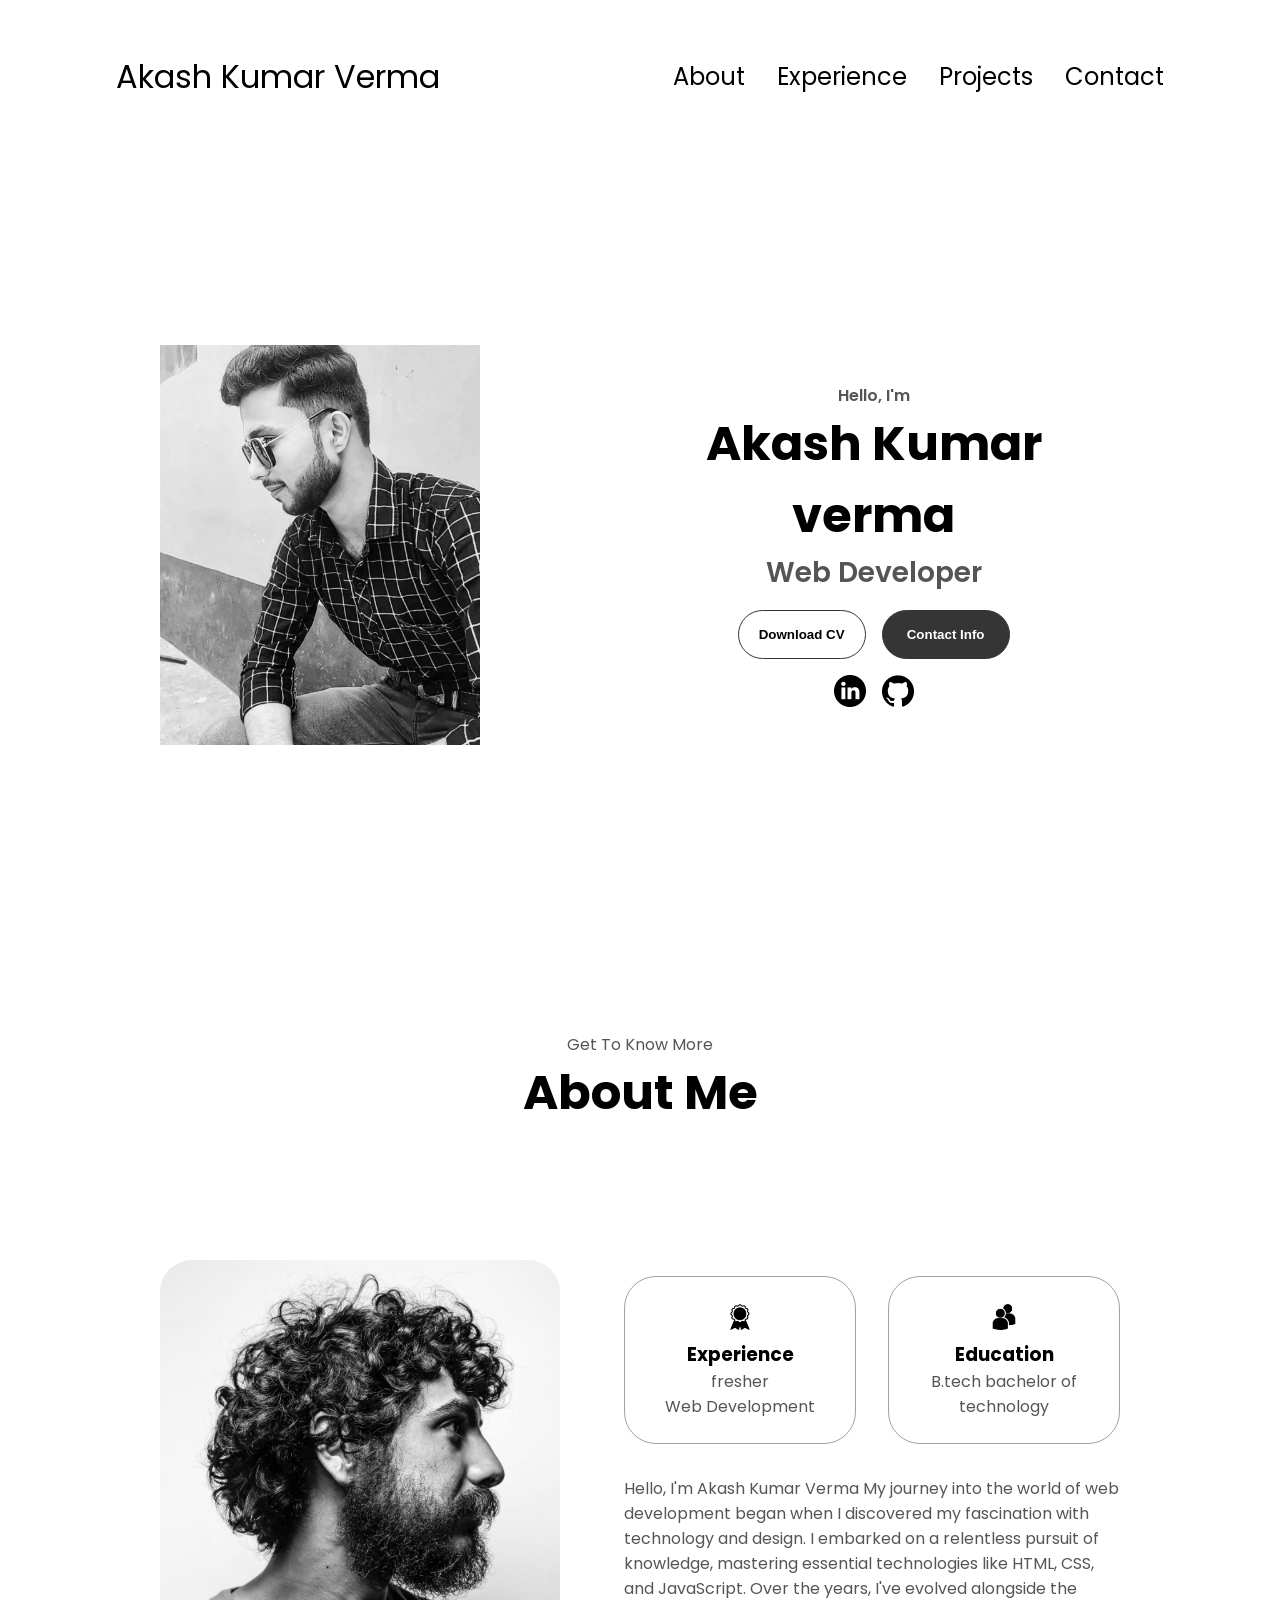
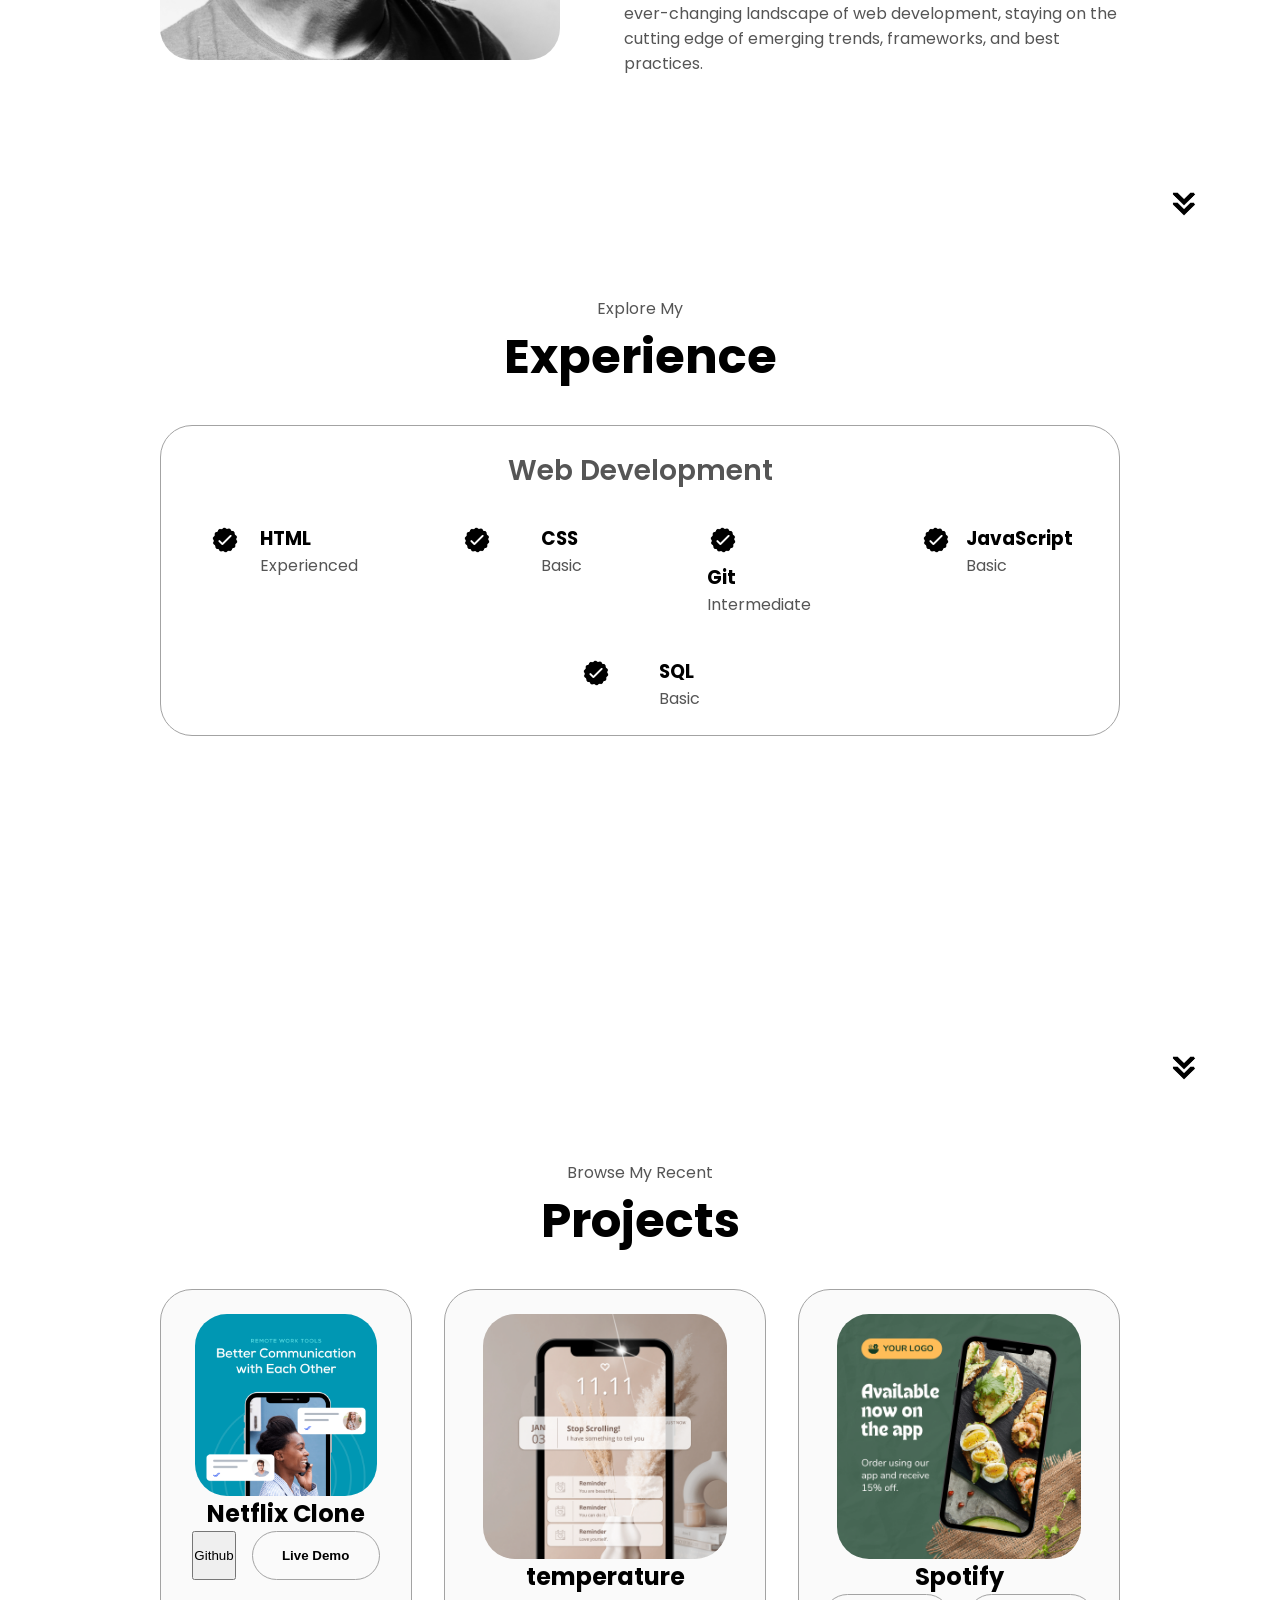
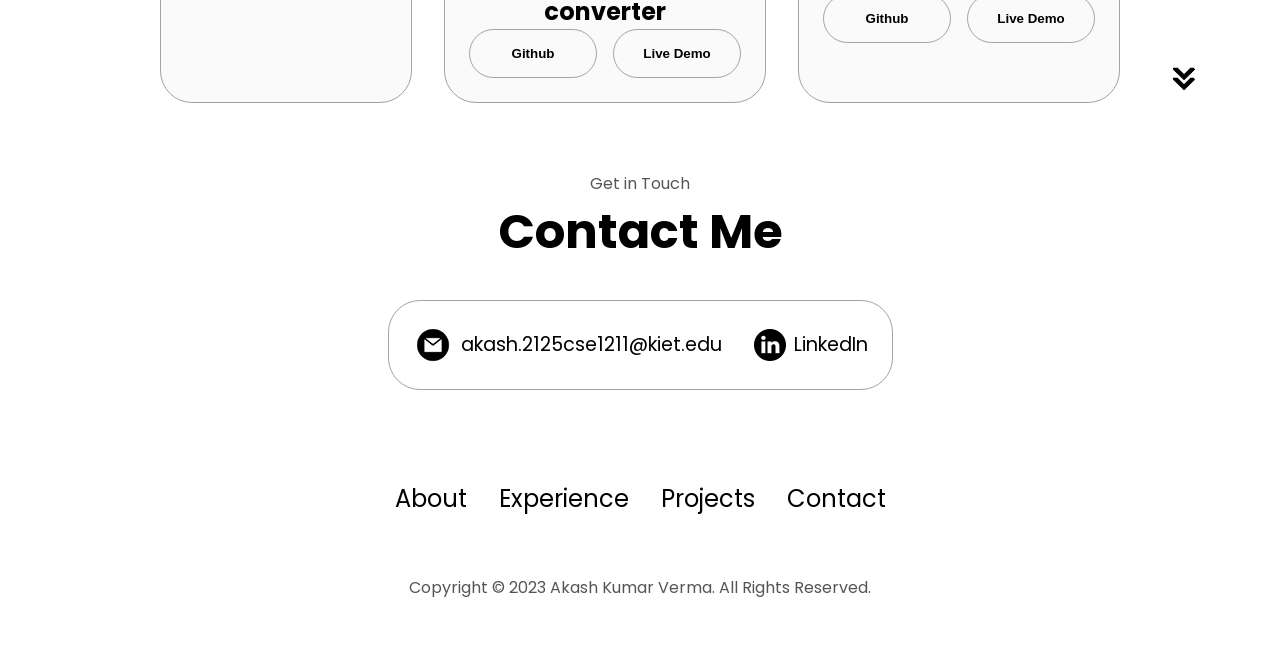
<file: portfolio/portfolio/Portfolio/html-css-js-portfolio-tutorial-2/index.html>
<!DOCTYPE html>
<html lang="en">
  <head>
    <meta charset="UTF-8" />
    <meta http-equiv="X-UA-Compatible" content="IE=edge" />
    <meta name="viewport" content="width=device-width, initial-scale=1.0" />
    <title>My Portfolio</title>
    <link rel="stylesheet" href="style.css" />
    <link rel="stylesheet" href="mediaqueries.css" />
  </head>
  <body>
    <nav id="desktop-nav">
      <div class="logo">Akash Kumar Verma</div>
      <div>
        <ul class="nav-links">
          <li><a href="#about">About</a></li>
          <li><a href="#experience">Experience</a></li>
          <li><a href="#projects">Projects</a></li>
          <li><a href="#contact">Contact</a></li>
        </ul>
      </div>
    </nav>
    <nav id="hamburger-nav">
      <div class="logo">John Doe</div>
      <div class="hamburger-menu">
        <div class="hamburger-icon" onclick="toggleMenu()">
          <span></span>
          <span></span>
          <span></span>
        </div>
        <div class="menu-links">
          <li><a href="#about" onclick="toggleMenu()">About</a></li>
          <li><a href="#experience" onclick="toggleMenu()">Experience</a></li>
          <li><a href="#projects" onclick="toggleMenu()">Projects</a></li>
          <li><a href="#contact" onclick="toggleMenu()">Contact</a></li>
        </div>
      </div>
    </nav>
    <section id="profile">
      <div class="section__pic-container">
        <img src="akash.jpg" alt="Akash Kumar Verma profile picture" />
      </div>
      <div class="section__text">
        <p class="section__text__p1">Hello, I'm</p>
        <h1 class="title">Akash Kumar verma</h1>
        <p class="section__text__p2">Web Developer</p>
        <div class="btn-container">
          <button
            class="btn btn-color-2"
            onclick="window.open('file:///C:/Users/digam/Downloads/Resume_Resume_Format5%20(1).pdf')"
          >
            Download CV
          </button>
          <button class="btn btn-color-1" onclick="'file:///C:/Users/digam/Downloads/Resume_Resume_Format5%20(1).pdf'">
            Contact Info
          </button>
        </div>
        <div id="socials-container">
          <img
            src="./assets/linkedin.png"
            alt="My LinkedIn profile"
            class="icon"
            onclick="location.href='https://linkedin.com/'"
          />
          <img
            src="./assets/github.png"
            alt="My Github profile"
            class="icon"
            onclick="location.href='https://github.com/'"
          />
        </div>
      </div>
    </section>
    <section id="about">
      <p class="section__text__p1">Get To Know More</p>
      <h1 class="title">About Me</h1>
      <div class="section-container">
        <div class="section__pic-container">
          <img
            src="./assets/about-pic.png"
            alt="Profile picture"
            class="about-pic"
          />
        </div>
        <div class="about-details-container">
          <div class="about-containers">
            <div class="details-container">
              <img
                src="./assets/experience.png"
                alt="Experience icon"
                class="icon"
              />
              <h3>Experience</h3>
              <p>fresher<br />Web Development</p>
            </div>
            <div class="details-container">
              <img
                src="./assets/education.png"
                alt="Education icon"
                class="icon"
              />
              <h3>Education</h3>
              <p>B.tech bachelor of technology</p>
            </div>
          </div>
          <div class="text-container">
            <p>
             Hello, I'm Akash Kumar Verma My journey into the world of web development began when I discovered my fascination with technology and design. I embarked on a relentless pursuit of knowledge, mastering essential technologies like HTML, CSS, and JavaScript. Over the years, I've evolved alongside the ever-changing landscape of web development, staying on the cutting edge of emerging trends, frameworks, and best practices.
            </p>
          </div>
        </div>
      </div>
      <img
        src="./assets/arrow.png"
        alt="Arrow icon"
        class="icon arrow"
        onclick="location.href='./#experience'"
      />
    </section>
    <section id="experience">
      <p class="section__text__p1">Explore My</p>
      <h1 class="title">Experience</h1>
      <div class="experience-details-container">
        <div class="about-containers">
          <div class="details-container">
            <h2 class="experience-sub-title">Web Development</h2>
            <div class="article-container">
              <article>
                <img
                  src="./assets/checkmark.png"
                  alt="Experience icon"
                  class="icon"
                />
                <div>
                  <h3>HTML</h3>
                  <p>Experienced</p>
                </div>
              </article>
              <article>
                <img
                  src="./assets/checkmark.png"
                  alt="Experience icon"
                  class="icon"
                />
                <div>
                  <h3>CSS</h3>
                  <p>Basic</p>
                </div>
              </article>
              <article>
                
                <div>
                  <img
                  src="./assets/checkmark.png"
                  alt="Experience icon"
                  class="icon"
                />
                <div>
                  <h3>Git</h3>
                  <p>Intermediate</p>
                </div>
                
              
                </div>
              </article>
              <article>
                <img
                  src="./assets/checkmark.png"
                  alt="Experience icon"
                  class="icon"
                />
                <div>
                  <h3>JavaScript</h3>
                  <p>Basic</p>
                </div>
              </article>
              <article>
                <img
                  src="./assets/checkmark.png"
                  alt="Experience icon"
                  class="icon"
                />
                <div>
                  <h3>SQL</h3>
                  <p>Basic</p>
                </div>
              </article>
              
            </div>
          </div>
              </article>
            </div>
          </div>
        </div>
      </div>
      <img
        src="./assets/arrow.png"
        alt="Arrow icon"
        class="icon arrow"
        onclick="location.href='./#projects'"
      />
    </section>
    <section id="projects">
      <p class="section__text__p1">Browse My Recent</p>
      <h1 class="title">Projects</h1>
      <div class="experience-details-container">
        <div class="about-containers">
          <div class="details-container color-container">
            <div class="article-container">
              <img
                src="./assets/project-1.png"
                alt="Project 1"
                class="project-img"
              />
            </div>
            <h2 class="Netflix clone">Netflix Clone</h2>
            <div class="btn-container">
              <button
                class="landing page"
                onclick="location.href='https://github.com/Akv0227/home-page-netflix'"
              >
                Github
              </button>
              <button
                class="btn btn-color-2 project-btn"
                onclick="location.href='https://github.com/Akv0227/home-page-netflix'"
              >
                Live Demo
              </button>
            </div>
          </div>
          <div class="details-container color-container">
            <div class="article-container">
              <img
                src="./assets/project-2.png"
                alt="Project 2"
                class="project-img"
              />
            </div>
            <h2 class="temperature converter">temperature converter</h2>
            <div class="btn-container">
              <button
                class="btn btn-color-2 project-btn"
                onclick="location.href='https://github.com/Akv0227/temperature-converter'"
              >
                Github
              </button>
              <button
                class="btn btn-color-2 project-btn"
                onclick="location.href='https://github.com/Akv0227/temperature-converter'"
              >
                Live Demo
              </button>
            </div>
          </div>
          <div class="details-container color-container">
            <div class="article-container">
              <img
                src="./assets/project-3.png"
                alt="Project 3"
                class="project-img"
              />
            </div>
            <h2 class="Spotify">Spotify</h2>
            <div class="btn-container">
              <button
                class="btn btn-color-2 project-btn"
                onclick="location.href='https://github.com/Akv0227/SPOTIFY-'"
              >
                Github
              </button>
              <button
                class="btn btn-color-2 project-btn"
                onclick="location.href='https://github.com/Akv0227/SPOTIFY-'"
              >
                Live Demo
              </button>
            </div>
          </div>
        </div>
      </div>
      <img
        src="./assets/arrow.png"
        alt="Arrow icon"
        class="icon arrow"
        onclick="location.href='./#contact'"
      />
    </section>
    <section id="contact">
      <p class="section__text__p1">Get in Touch</p>
      <h1 class="title">Contact Me</h1>
      <div class="contact-info-upper-container">
        <div class="contact-info-container">
          <img
            src="./assets/email.png"
            alt="Email icon"
            class="icon contact-icon email-icon"
          />
          <p><a href="akash.2125cse1211@kiet.edu">akash.2125cse1211@kiet.edu</a></p>
        </div>
        <div class="contact-info-container">
          <img
            src="./assets/linkedin.png"
            alt="LinkedIn icon"
            class="icon contact-icon"
          />
          <p><a href="https://www.linkedin.com/feed/">LinkedIn</a></p>
        </div>
      </div>
    </section>
    <footer>
      <nav>
        <div class="nav-links-container">
          <ul class="nav-links">
            <li><a href="#about">About</a></li>
            <li><a href="#experience">Experience</a></li>
            <li><a href="#projects">Projects</a></li>
            <li><a href="#contact">Contact</a></li>
          </ul>
        </div>
      </nav>
      <p>Copyright &#169; 2023 Akash Kumar Verma. All Rights Reserved.</p>
    </footer>
    <script src="script.js"></script>
  </body>
</html>
</file>
<file: portfolio/portfolio/Portfolio/html-css-js-portfolio-tutorial-2/style.css>
/* GENERAL */

@import url("https://fonts.googleapis.com/css2?family=Poppins:wght@300;400;500;600&display=swap");

* {
  margin: 0;
  padding: 0;
}

body {
  font-family: "poppins", sans-serif;
  
}

html {
  scroll-behavior: smooth;
}

p {
  color: rgb(85, 85, 85);
}

/* TRANSITION */

a,
.btn {
  transition: all 300ms ease;
}

/* DESKTOP NAV */

nav,
.nav-links {
  display: flex;
}

nav {
  justify-content: space-around;
  align-items: center;
  height: 17vh;
}

.nav-links {
  gap: 2rem;
  list-style: none;
  font-size: 1.5rem;
}

a {
  color: black;
  text-decoration: none;
  text-decoration-color: white;
}

a:hover {
  color: grey;
  text-decoration: underline;
  text-underline-offset: 1rem;
  text-decoration-color: rgb(181, 181, 181);
}

.logo {
  font-size: 2rem;
}

.logo:hover {
  cursor: default;
}

/* HAMBURGER MENU */

#hamburger-nav {
  display: none;
}

.hamburger-menu {
  position: relative;
  display: inline-block;
}

.hamburger-icon {
  display: flex;
  flex-direction: column;
  justify-content: space-between;
  height: 24px;
  width: 30px;
  cursor: pointer;
}

.hamburger-icon span {
  width: 100%;
  height: 2px;
  background-color: black;
  transition: all 0.3 ease-in-out;
}

.menu-links {
  position: absolute;
  top: 100%;
  right: 0;
  background-color: white;
  width: fit-content;
  max-height: 0;
  overflow: hidden;
  transition: all 0.3 ease-in-out;
}

.menu-links a {
  display: block;
  padding: 10px;
  text-align: center;
  font-size: 1.5rem;
  color: black;
  text-decoration: none;
  transition: all 0.3 ease-in-out;
}

.menu-links li {
  list-style: none;
}

.menu-links.open {
  max-height: 300px;
}

.hamburger-icon.open span:first-child {
  transform: rotate(45deg) translate(10px, 5px);
}

.hamburger-icon.open span:nth-child(2) {
  opacity: 0;
}

.hamburger-icon.open span:last-child {
  transform: rotate(-45deg) translate(10px, -5px);
}

.hamburger-icon span:first-child {
  transform: none;
}

.hamburger-icon span:first-child {
  opacity: 1;
}

.hamburger-icon span:first-child {
  transform: none;
}

/* SECTIONS */

section {
  padding-top: 4vh;
  height: 96vh;
  margin: 0 10rem;
  box-sizing: border-box;
  min-height: fit-content;
}

.section-container {
  display: flex;
}

/* PROFILE SECTION */

#profile {
  display: flex;
  justify-content: center;
  gap: 5rem;
  height: 80vh;
}

.section__pic-container {
  display: flex;
  height: 400px;
  width: 400px;
  margin: auto 0;
}

.section__text {
  align-self: center;
  text-align: center;
}

.section__text p {
  font-weight: 600;
}

.section__text__p1 {
  text-align: center;
}

.section__text__p2 {
  font-size: 1.75rem;
  margin-bottom: 1rem;
}

.title {
  font-size: 3rem;
  text-align: center;
}

#socials-container {
  display: flex;
  justify-content: center;
  margin-top: 1rem;
  gap: 1rem;
}

/* ICONS */

.icon {
  cursor: pointer;
  height: 2rem;
}

/* BUTTONS */

.btn-container {
  display: flex;
  justify-content: center;
  gap: 1rem;
}

.btn {
  font-weight: 600;
  transition: all 300ms ease;
  padding: 1rem;
  width: 8rem;
  border-radius: 2rem;
}

.btn-color-1,
.btn-color-2 {
  border: rgb(53, 53, 53) 0.1rem solid;
}

.btn-color-1:hover,
.btn-color-2:hover {
  cursor: pointer;
}

.btn-color-1,
.btn-color-2:hover {
  background: rgb(53, 53, 53);
  color: white;
}

.btn-color-1:hover {
  background: rgb(0, 0, 0);
}

.btn-color-2 {
  background: none;
}

.btn-color-2:hover {
  border: rgb(255, 255, 255) 0.1rem solid;
}

.btn-container {
  gap: 1rem;
}

/* ABOUT SECTION */

#about {
  position: relative;
}

.about-containers {
  gap: 2rem;
  margin-bottom: 2rem;
  margin-top: 2rem;
}

.about-details-container {
  justify-content: center;
  flex-direction: column;
}

.about-containers,
.about-details-container {
  display: flex;
}

.about-pic {
  border-radius: 2rem;
}

.arrow {
  position: absolute;
  right: -5rem;
  bottom: 2.5rem;
}

.details-container {
  padding: 1.5rem;
  flex: 1;
  background: white;
  border-radius: 2rem;
  border: rgb(53, 53, 53) 0.1rem solid;
  border-color: rgb(163, 163, 163);
  text-align: center;
}

.section-container {
  gap: 4rem;
  height: 80%;
}

.section__pic-container {
  height: 400px;
  width: 400px;
  margin: auto 0;
}

/* EXPERIENCE SECTION */

#experience {
  position: relative;
}

.experience-sub-title {
  color: rgb(85, 85, 85);
  font-weight: 600;
  font-size: 1.75rem;
  margin-bottom: 2rem;
}

.experience-details-container {
  display: flex;
  justify-content: center;
  flex-direction: column;
}

.article-container {
  display: flex;
  text-align: initial;
  flex-wrap: wrap;
  flex-direction: row;
  gap: 2.5rem;
  justify-content: space-around;
}

article {
  display: flex;
  width: 10rem;
  justify-content: space-around;
  gap: 0.5rem;
}

article .icon {
  cursor: default;
}

/* PROJECTS SECTION */

#projects {
  position: relative;
}

.color-container {
  border-color: rgb(163, 163, 163);
  background: rgb(250, 250, 250);
}

.project-img {
  border-radius: 2rem;
  width: 90%;
  height: 90%;
}

.project-title {
  margin: 1rem;
  color: black;
}

.project-btn {
  color: black;
  border-color: rgb(163, 163, 163);
}

/* CONTACT */

#contact {
  display: flex;
  justify-content: center;
  flex-direction: column;
  height: 70vh;
}

.contact-info-upper-container {
  display: flex;
  justify-content: center;
  border-radius: 2rem;
  border: rgb(53, 53, 53) 0.1rem solid;
  border-color: rgb(163, 163, 163);
  background: (250, 250, 250);
  margin: 2rem auto;
  padding: 0.5rem;
}

.contact-info-container {
  display: flex;
  align-items: center;
  justify-content: center;
  gap: 0.5rem;
  margin: 1rem;
}

.contact-info-container p {
  font-size: larger;
}

.contact-icon {
  cursor: default;
}

.email-icon {
  height: 2.5rem;
}

/* FOOTER SECTION */

footer {
  height: 26vh;
  margin: 0 1rem;
}

footer p {
  text-align: center;
}
</file>
<file: portfolio/portfolio/Portfolio/html-css-js-portfolio-tutorial-2/mediaqueries.css>
@media screen and (max-width: 1400px) {
  #profile {
    height: 83vh;
    margin-bottom: 6rem;
  }
  .about-containers {
    flex-wrap: wrap;
  }
  #contact,
  #projects {
    height: fit-content;
  }
}

@media screen and (max-width: 1200px) {
  #desktop-nav {
    display: none;
  }
  #hamburger-nav {
    display: flex;
  }
  #experience,
  .experience-details-container {
    margin-top: 2rem;
  }
  #profile,
  .section-container {
    display: block;
  }
  .arrow {
    display: none;
  }
  section,
  .section-container {
    height: fit-content;
  }
  section {
    margin: 0 5%;
  }
  .section__pic-container {
    width: 275px;
    height: 275px;
    margin: 0 auto 2rem;
  }
  .about-containers {
    margin-top: 0;
  }
}

@media screen and (max-width: 600px) {
  #contact,
  footer {
    height: 40vh;
  }
  #profile {
    height: 83vh;
    margin-bottom: 0;
  }
  article {
    font-size: 1rem;
  }
  footer nav {
    height: fit-content;
    margin-bottom: 2rem;
  }
  .about-containers,
  .contact-info-upper-container,
  .btn-container {
    flex-wrap: wrap;
  }
  .contact-info-container {
    margin: 0;
  }
  .contact-info-container p,
  .nav-links li a {
    font-size: 1rem;
  }
  .experience-sub-title {
    font-size: 1.25rem;
  }
  .logo {
    font-size: 1.5rem;
  }
  .nav-links {
    flex-direction: column;
    gap: 0.5rem;
    text-align: center;
  }
  .section__pic-container {
    width: auto;
    height: 46vw;
    justify-content: center;
  }
  .section__text__p2 {
    font-size: 1.25rem;
  }
  .title {
    font-size: 2rem;
  }
  .text-container {
    text-align: justify;
  }
}
</file>
